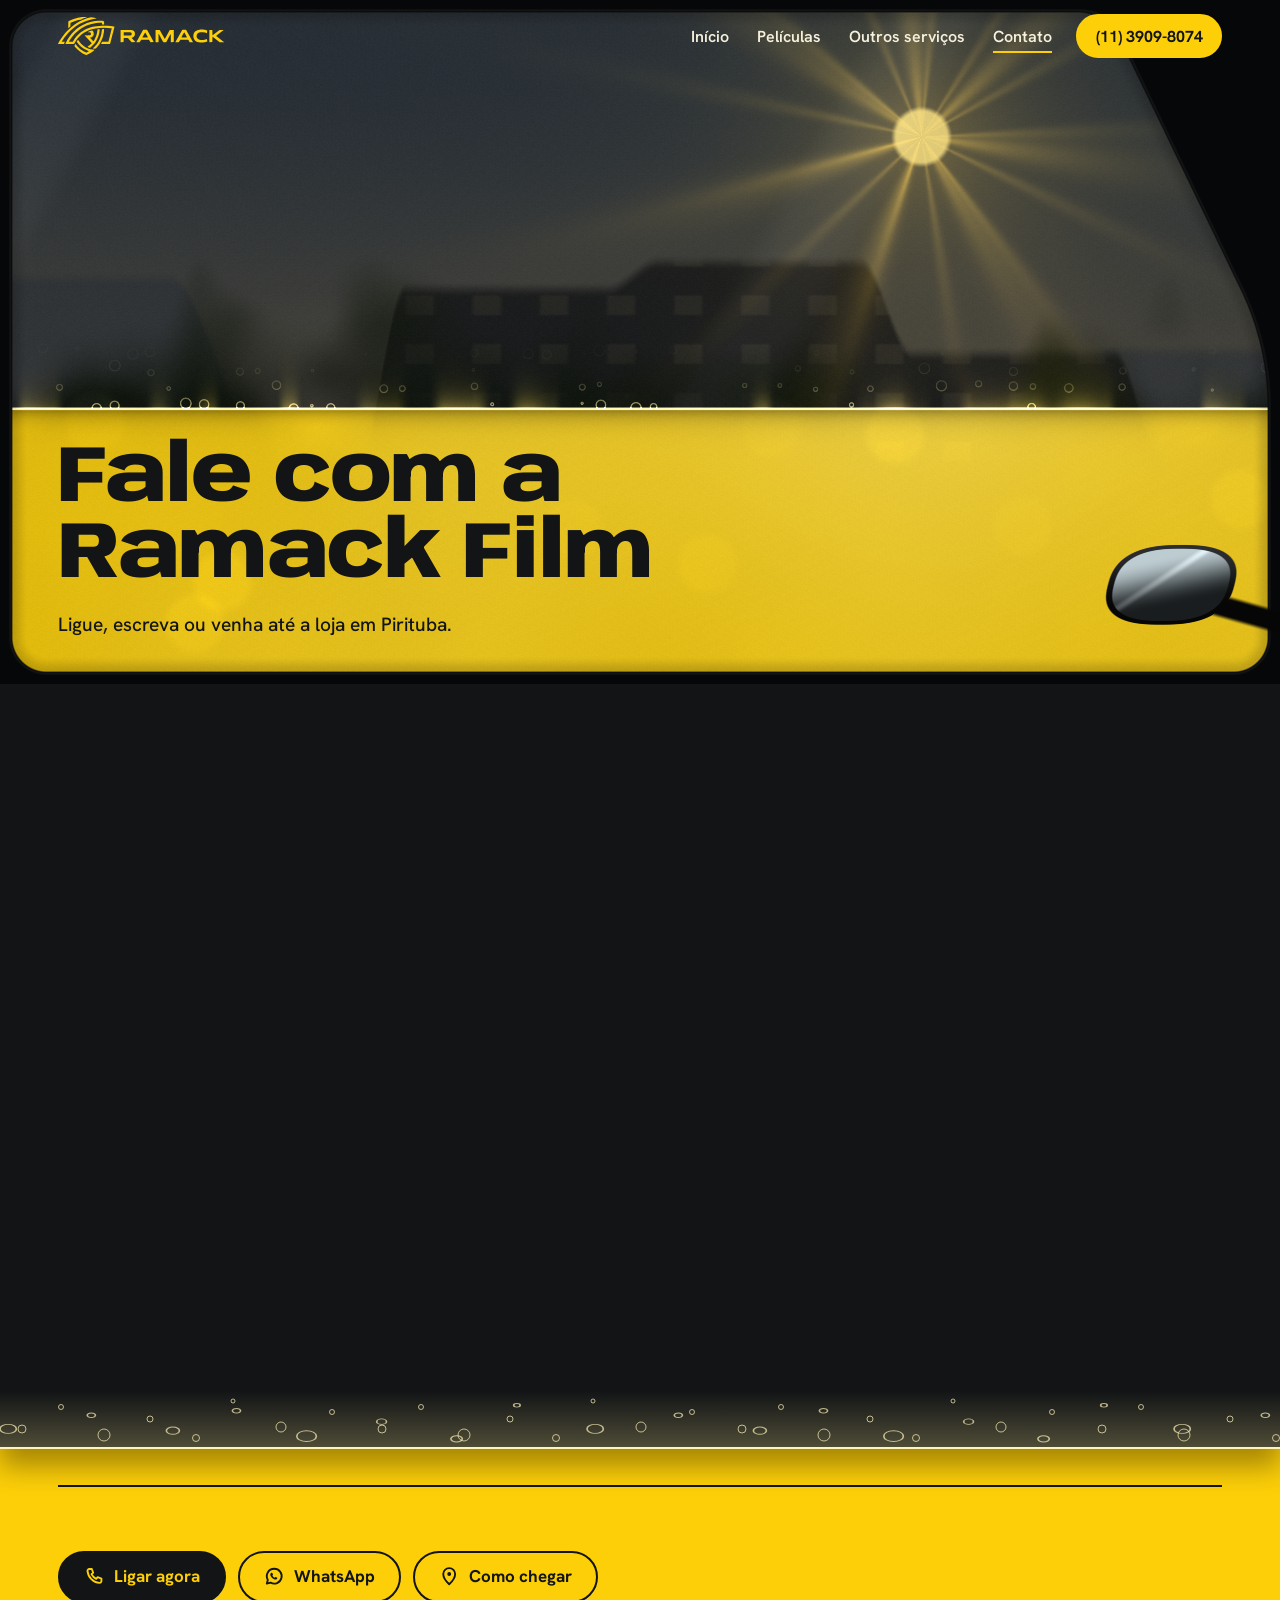
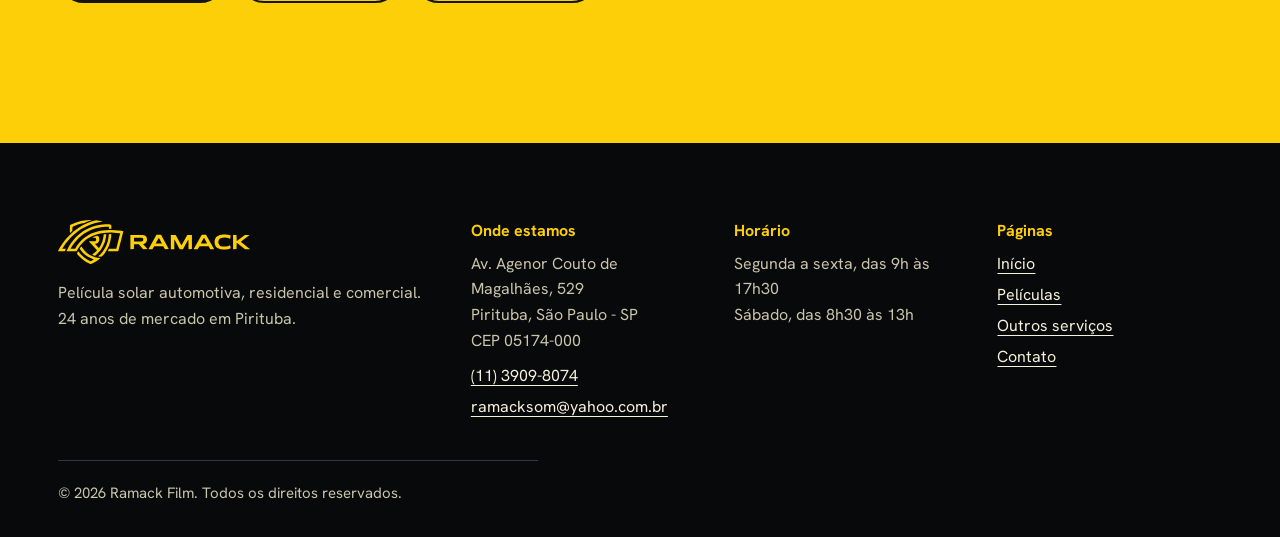
<file: contato.html>
<!doctype html>
<html lang="pt-BR">
<head>
<meta charset="utf-8">
<meta name="viewport" content="width=device-width, initial-scale=1">
<title>Contato e endereço | Ramack Film, Pirituba São Paulo</title>
<meta name="description" content="Telefone, e-mail, horário e endereço da Ramack Film: Av. Agenor Couto de Magalhães, 529, Pirituba, São Paulo.">
<meta name="theme-color" content="#121416">
<meta property="og:title" content="Contato e endereço | Ramack Film, Pirituba São Paulo">
<meta property="og:description" content="Telefone, e-mail, horário e endereço da Ramack Film: Av. Agenor Couto de Magalhães, 529, Pirituba, São Paulo.">
<meta property="og:type" content="website">
<meta property="og:locale" content="pt_BR">
<link rel="icon" type="image/svg+xml" href="assets/mark.svg">
<link rel="preconnect" href="https://fonts.googleapis.com">
<link rel="preconnect" href="https://fonts.gstatic.com" crossorigin>
<link rel="stylesheet" href="https://fonts.googleapis.com/css2?family=Anybody:wdth,wght@50..150,100..900&amp;family=Hanken+Grotesk:wght@400..700&amp;display=swap">
<link rel="stylesheet" href="assets/styles.css">
<script type="application/ld+json">{"@context":"https://schema.org","@type":"AutomotiveBusiness","name":"Ramack Film","description":"Aplicação de película solar automotiva, residencial e comercial em Pirituba, São Paulo.","telephone":"+55 11 3909-8074","email":"ramacksom@yahoo.com.br","address":{"@type":"PostalAddress","streetAddress":"Av. Agenor Couto de Magalhães, 529","addressLocality":"São Paulo","addressRegion":"SP","postalCode":"05174-000","addressCountry":"BR"},"openingHoursSpecification":[{"@type":"OpeningHoursSpecification","dayOfWeek":["Monday","Tuesday","Wednesday","Thursday","Friday"],"opens":"09:00","closes":"17:30"},{"@type":"OpeningHoursSpecification","dayOfWeek":"Saturday","opens":"08:30","closes":"13:00"}]}</script>
</head>
<body>
<svg width="0" height="0" style="position:absolute" aria-hidden="true">
  <symbol id="i-tel" viewBox="0 0 24 24"><path fill="none" stroke="currentColor" stroke-width="2.2" stroke-linejoin="round" d="M6.2 3.5h3l1.6 4.4-2 1.7a12.6 12.6 0 0 0 5.6 5.6l1.7-2 4.4 1.6v3c0 1.2-1 2.2-2.2 2.1C10.900 19.300 4.700 13.100 4.100 5.700 4 4.500 5 3.500 6.200 3.500Z"/></symbol>
  <symbol id="i-wa" viewBox="0 0 24 24"><path fill="none" stroke="currentColor" stroke-width="2.2" stroke-linejoin="round" d="M12 3.300a8.700 8.700 0 0 0-7.500 13.100L3.300 20.700l4.400-1.200A8.700 8.700 0 1 0 12 3.300Z"/><path fill="currentColor" d="M9.100 7.800c-.3 0-.8.100-1.100.6-.4.600-.8 1.400-.5 2.500.5 1.900 2.700 4.300 5 5 1.200.3 2 0 2.600-.5.400-.300.600-.9.600-1.300 0-.300-1.700-1.200-2-1.200-.3 0-.8.800-1.100.9-.5.100-2.400-1.500-2.700-2.300-.1-.3.700-.9.700-1.200.100-.3-.6-2.400-1.500-2.500Z"/></symbol>
  <symbol id="i-seta" viewBox="0 0 24 24"><path fill="none" stroke="currentColor" stroke-width="2.4" stroke-linecap="square" d="M4 12h15M13 6l6 6-6 6"/></symbol>
  <symbol id="i-pin" viewBox="0 0 24 24"><path fill="none" stroke="currentColor" stroke-width="2.2" stroke-linejoin="round" d="M12 21.500s7-6.300 7-12a7 7 0 1 0-14 0c0 5.700 7 12 7 12Z"/><circle cx="12" cy="9.500" r="2.300" fill="currentColor"/></symbol>
</svg>
<a class="pular" href="#conteudo">Ir para o conteúdo</a>
<header class="nav">
  <a class="nav__marca" href="index.html" aria-label="Ramack Film, página inicial"><img src="assets/logo.svg" alt="Ramack Film" width="184" height="42"></a>
  <button class="nav__menu" type="button" aria-expanded="false">Menu</button>
  <ul class="nav__links">
    <li><a href="index.html">Início</a></li>
    <li><a href="peliculas.html">Películas</a></li>
    <li><a href="servicos.html">Outros serviços</a></li>
    <li><a href="contato.html" aria-current="page">Contato</a></li>
  </ul>
  <a class="btn btn--sol nav__tel" href="tel:+551139098074">(11) 3909-8074</a>
</header>
<main id="conteudo">
<section class="heroi heroi--pagina" data-borda=".55" aria-labelledby="titulo">
  <div class="heroi__fixo">
    <div class="vidro">
      <canvas aria-hidden="true"></canvas>
      <div class="camada camada--sol">
        <h1 class="h1" id="titulo">Fale com a Ramack Film</h1>
        <p class="lide">Ligue, escreva ou venha até a loja em Pirituba.</p>
      </div>
      <div class="camada camada--filme" aria-hidden="true">
        <p class="h1">Fale com a Ramack Film</p>
        <p class="lide">Ligue, escreva ou venha até a loja em Pirituba.</p>
      </div>
    </div>
  </div>
</section>

<section class="secao sol filme-sai" style="display:grid;gap:clamp(2rem,5vw,4rem)">
  <div class="contatos">
    <div><h2>Telefone</h2><a href="tel:+551139098074">(11) 3909-8074</a></div>
    <div><h2>E-mail</h2><a href="mailto:ramacksom@yahoo.com.br">ramacksom@yahoo.com.br</a></div>
    <div>
      <h2>Horário</h2>
      <div>
        <table class="horas">
          <tr data-dias="1,2,3,4,5"><th scope="row">Segunda a sexta</th><td>9h às 17h30</td></tr>
          <tr data-dias="6"><th scope="row">Sábado</th><td>8h30 às 13h</td></tr>
        </table>
        <p class="status" data-status style="margin-top:.7rem"></p>
      </div>
    </div>
    <div>
      <h2>Endereço</h2>
      <p class="grande">Av. Agenor Couto de Magalhães, 529<small>Pirituba, São Paulo - SP, CEP 05174-000<br>Na avenida do Centro Esportivo de Pirituba.</small></p>
    </div>
  </div>
  <div class="btns">
    <a class="btn btn--tinta" href="tel:+551139098074"><svg aria-hidden="true"><use href="#i-tel"/></svg>Ligar agora</a>
    <a class="btn btn--linha" href="https://wa.me/551139098074?text=Ol%C3%A1!%20Vi%20o%20site%20da%20Ramack%20Film%20e%20quero%20um%20or%C3%A7amento%20de%20pel%C3%ADcula."><svg aria-hidden="true"><use href="#i-wa"/></svg>WhatsApp</a>
    <a class="btn btn--linha" href="https://www.google.com/maps/search/?api=1&amp;query=Av.+Agenor+Couto+de+Magalh%C3%A3es+529+S%C3%A3o+Paulo" rel="noopener"><svg aria-hidden="true"><use href="#i-pin"/></svg>Como chegar</a>
  </div>
</section>
</main>
<footer class="rodape">
  <div>
    <img src="assets/logo.svg" alt="Ramack Film" width="192" height="44" loading="lazy">
    <p>Película solar automotiva, residencial e comercial. 24 anos de mercado em Pirituba.</p>
  </div>
  <div>
    <h2>Onde estamos</h2>
    <p>Av. Agenor Couto de Magalhães, 529<br>Pirituba, São Paulo - SP<br>CEP 05174-000</p>
    <ul style="margin-top:.6rem">
      <li><a href="tel:+551139098074">(11) 3909-8074</a></li>
      <li><a href="mailto:ramacksom@yahoo.com.br">ramacksom@yahoo.com.br</a></li>
    </ul>
  </div>
  <div>
    <h2>Horário</h2>
    <p>Segunda a sexta, das 9h às 17h30<br>Sábado, das 8h30 às 13h</p>
  </div>
  <nav aria-label="Páginas">
    <h2>Páginas</h2>
    <ul>
      <li><a href="index.html">Início</a></li>
      <li><a href="peliculas.html">Películas</a></li>
      <li><a href="servicos.html">Outros serviços</a></li>
      <li><a href="contato.html">Contato</a></li>
    </ul>
  </nav>
  <p class="rodape__fim">© 2026 Ramack Film. Todos os direitos reservados.</p>
</footer>
<div class="barra">
  <a class="btn btn--sol" href="tel:+551139098074"><svg aria-hidden="true"><use href="#i-tel"/></svg>Ligar</a>
  <a class="btn btn--linha" href="https://wa.me/551139098074?text=Ol%C3%A1!%20Vi%20o%20site%20da%20Ramack%20Film%20e%20quero%20um%20or%C3%A7amento%20de%20pel%C3%ADcula."><svg aria-hidden="true"><use href="#i-wa"/></svg>WhatsApp</a>
</div>
<script src="assets/site.js" defer></script>
</body>
</html>
</file>
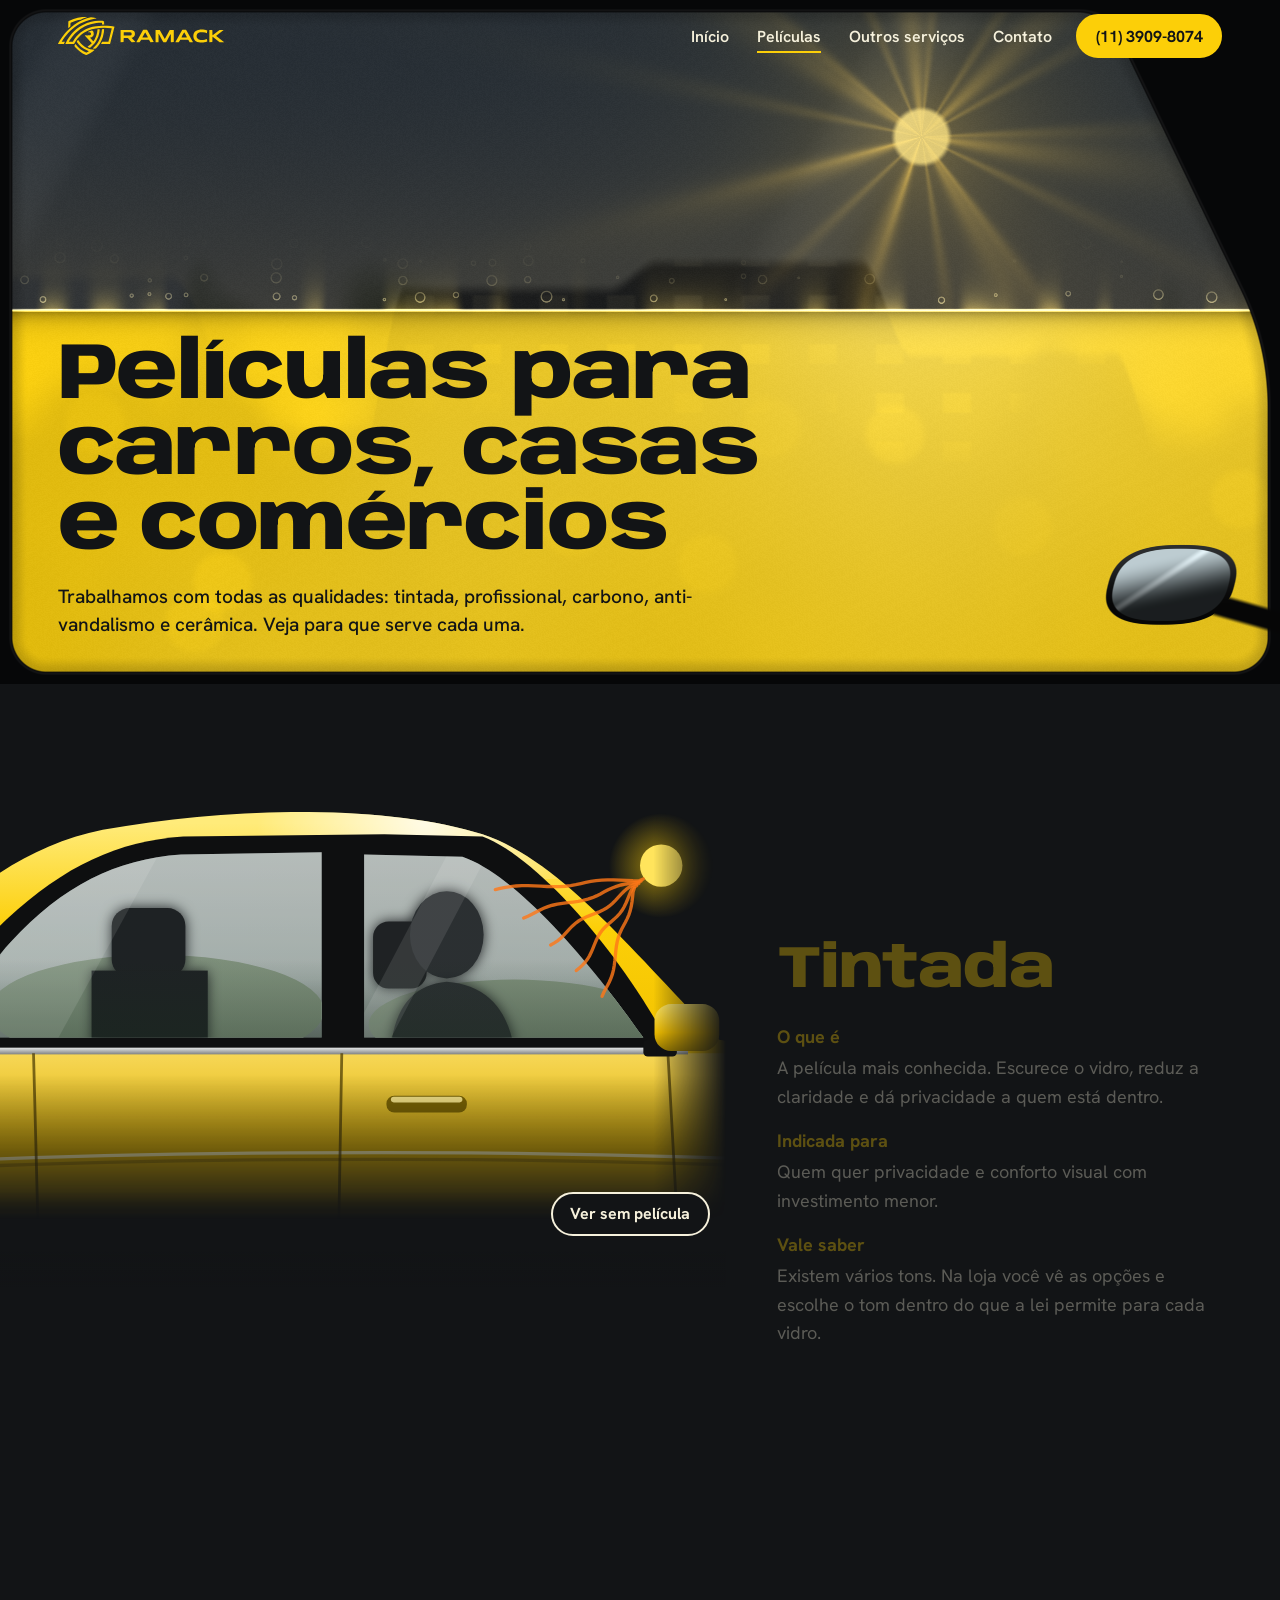
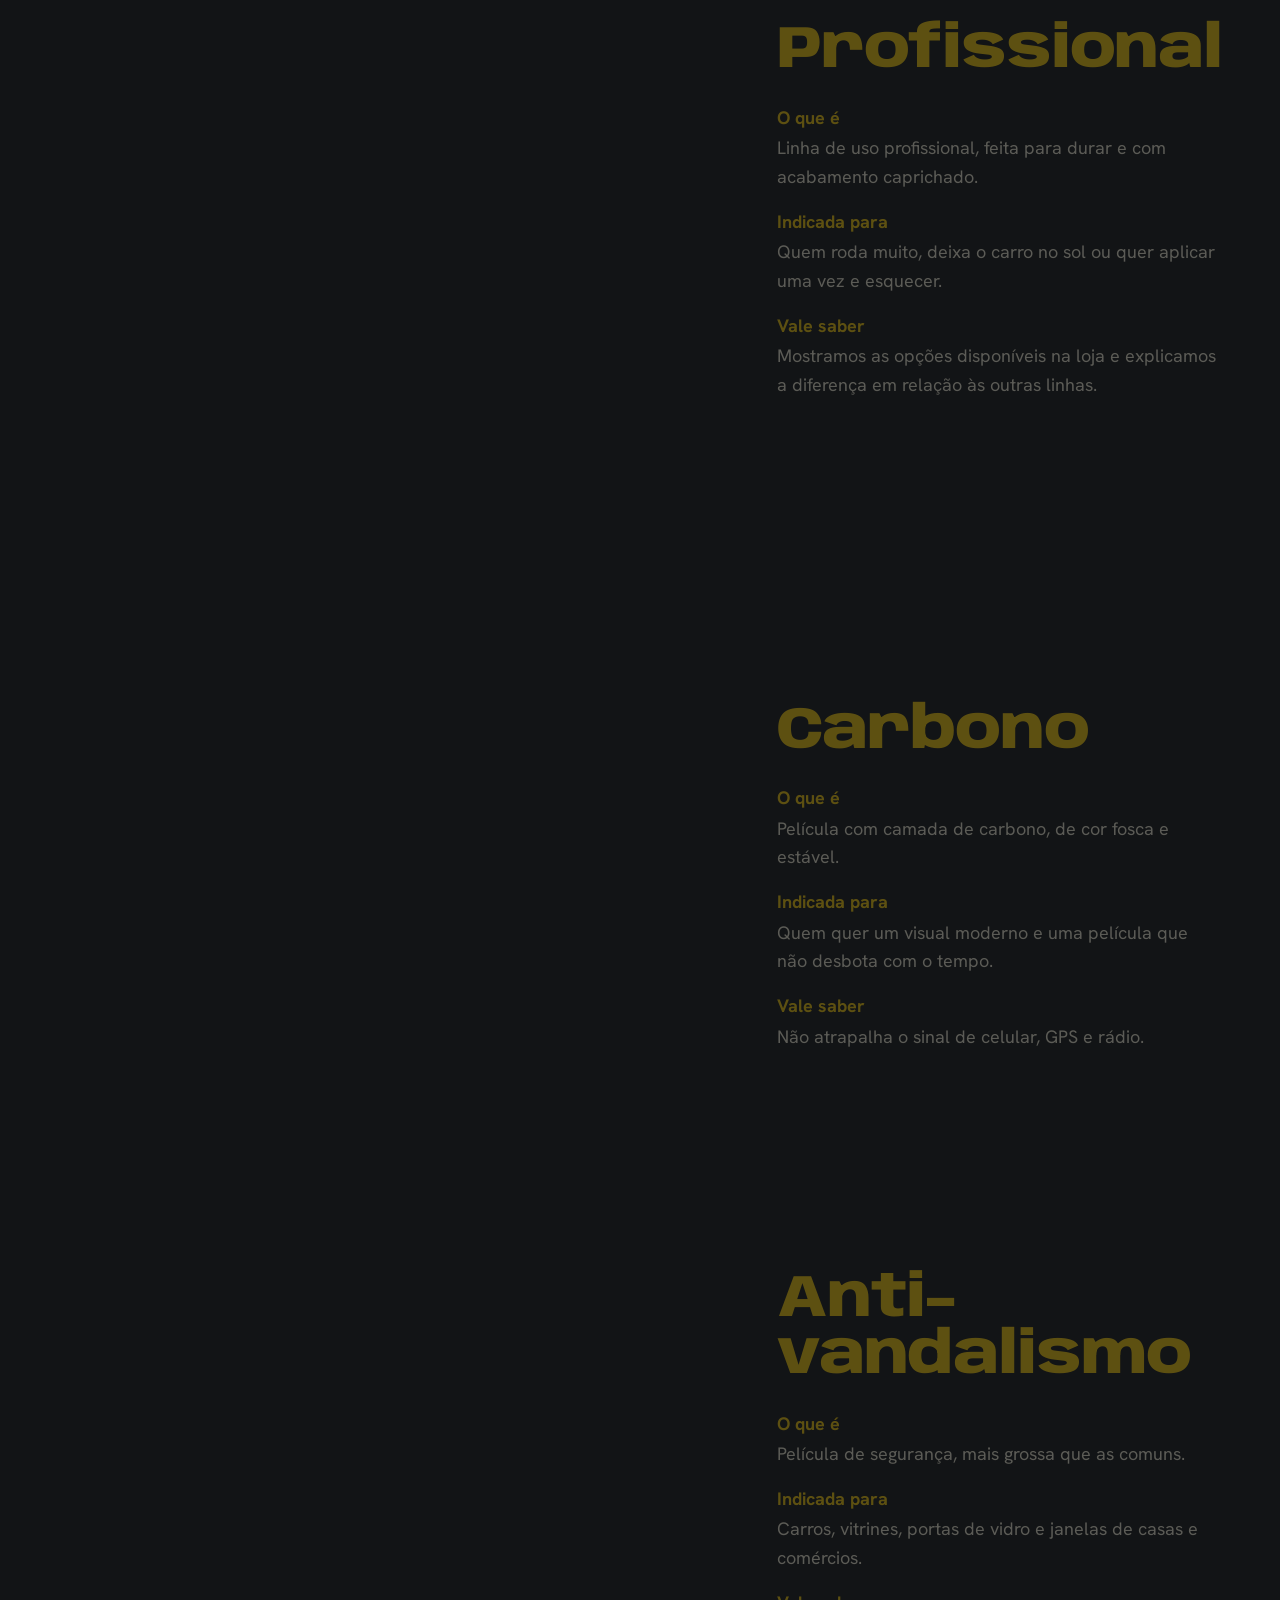
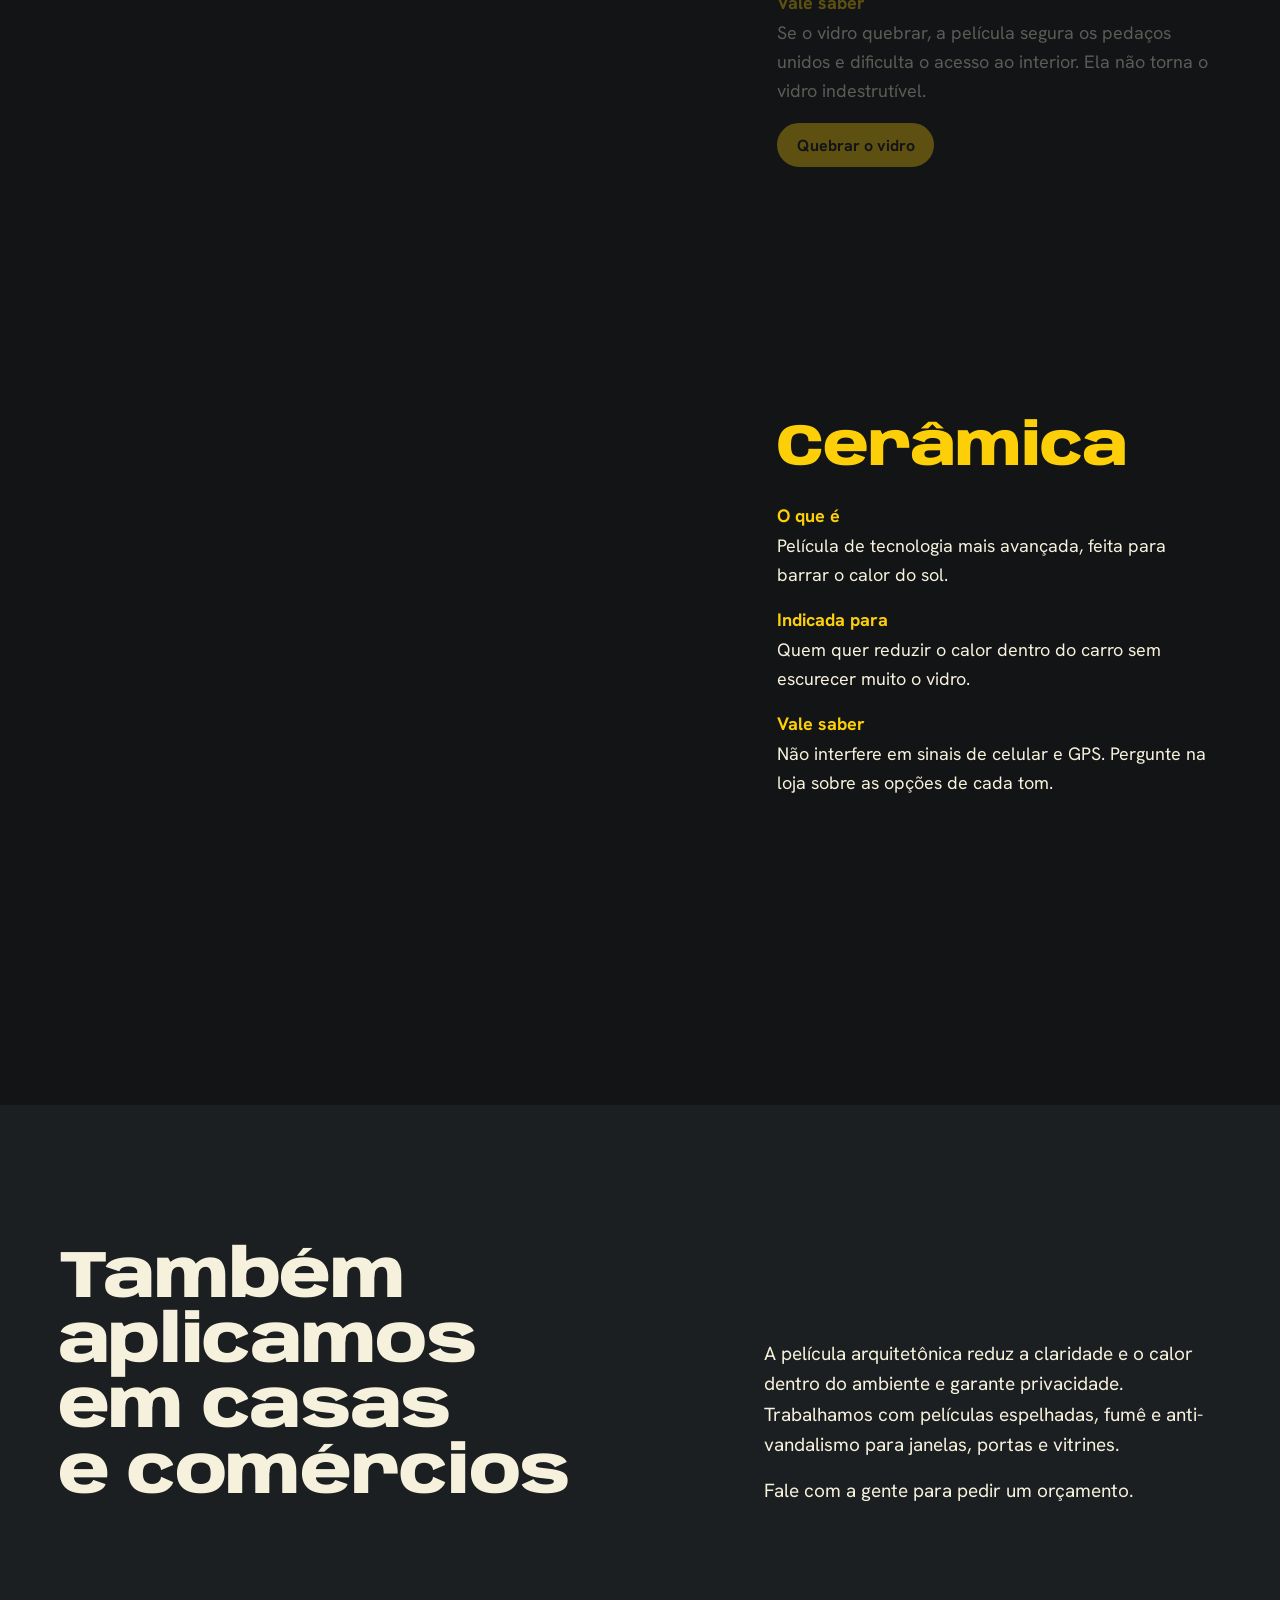
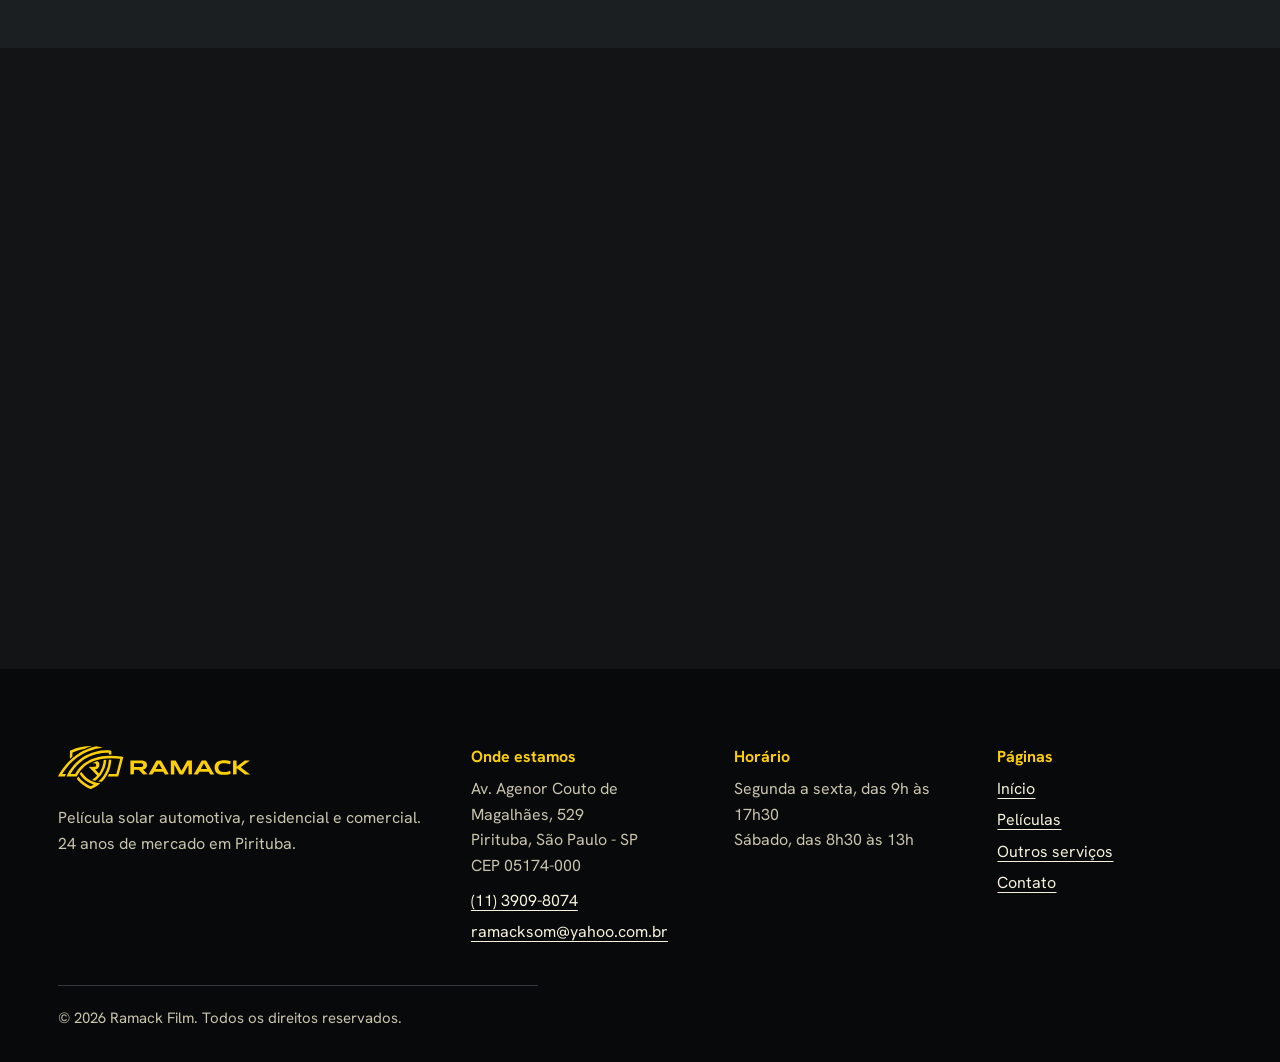
<file: peliculas.html>
<!doctype html>
<html lang="pt-BR">
<head>
<meta charset="utf-8">
<meta name="viewport" content="width=device-width, initial-scale=1">
<title>Películas: tintada, profissional, carbono, anti-vandalismo e cerâmica | Ramack Film</title>
<meta name="description" content="Veja para que serve cada película: tintada, profissional, carbono, anti-vandalismo e cerâmica, para carros, casas e comércios em Pirituba, São Paulo.">
<meta name="theme-color" content="#121416">
<meta property="og:title" content="Películas: tintada, profissional, carbono, anti-vandalismo e cerâmica | Ramack Film">
<meta property="og:description" content="Veja para que serve cada película: tintada, profissional, carbono, anti-vandalismo e cerâmica, para carros, casas e comércios em Pirituba, São Paulo.">
<meta property="og:type" content="website">
<meta property="og:locale" content="pt_BR">
<link rel="icon" type="image/svg+xml" href="assets/mark.svg">
<link rel="preconnect" href="https://fonts.googleapis.com">
<link rel="preconnect" href="https://fonts.gstatic.com" crossorigin>
<link rel="stylesheet" href="https://fonts.googleapis.com/css2?family=Anybody:wdth,wght@50..150,100..900&amp;family=Hanken+Grotesk:wght@400..700&amp;display=swap">
<link rel="stylesheet" href="assets/styles.css">
<script type="application/ld+json">{"@context":"https://schema.org","@type":"AutomotiveBusiness","name":"Ramack Film","description":"Aplicação de película solar automotiva, residencial e comercial em Pirituba, São Paulo.","telephone":"+55 11 3909-8074","email":"ramacksom@yahoo.com.br","address":{"@type":"PostalAddress","streetAddress":"Av. Agenor Couto de Magalhães, 529","addressLocality":"São Paulo","addressRegion":"SP","postalCode":"05174-000","addressCountry":"BR"},"openingHoursSpecification":[{"@type":"OpeningHoursSpecification","dayOfWeek":["Monday","Tuesday","Wednesday","Thursday","Friday"],"opens":"09:00","closes":"17:30"},{"@type":"OpeningHoursSpecification","dayOfWeek":"Saturday","opens":"08:30","closes":"13:00"}]}</script>
</head>
<body>
<svg width="0" height="0" style="position:absolute" aria-hidden="true">
  <symbol id="i-tel" viewBox="0 0 24 24"><path fill="none" stroke="currentColor" stroke-width="2.2" stroke-linejoin="round" d="M6.2 3.5h3l1.6 4.4-2 1.7a12.6 12.6 0 0 0 5.6 5.6l1.7-2 4.4 1.6v3c0 1.2-1 2.2-2.2 2.1C10.900 19.300 4.700 13.100 4.100 5.700 4 4.500 5 3.500 6.200 3.500Z"/></symbol>
  <symbol id="i-wa" viewBox="0 0 24 24"><path fill="none" stroke="currentColor" stroke-width="2.2" stroke-linejoin="round" d="M12 3.300a8.700 8.700 0 0 0-7.500 13.100L3.300 20.700l4.400-1.200A8.700 8.700 0 1 0 12 3.300Z"/><path fill="currentColor" d="M9.100 7.800c-.3 0-.8.100-1.100.6-.4.600-.8 1.400-.5 2.500.5 1.900 2.700 4.300 5 5 1.200.3 2 0 2.600-.5.400-.300.600-.9.600-1.300 0-.300-1.700-1.200-2-1.200-.3 0-.8.800-1.100.9-.5.100-2.400-1.500-2.700-2.300-.1-.3.700-.9.700-1.200.100-.3-.6-2.400-1.500-2.500Z"/></symbol>
  <symbol id="i-seta" viewBox="0 0 24 24"><path fill="none" stroke="currentColor" stroke-width="2.4" stroke-linecap="square" d="M4 12h15M13 6l6 6-6 6"/></symbol>
  <symbol id="i-pin" viewBox="0 0 24 24"><path fill="none" stroke="currentColor" stroke-width="2.2" stroke-linejoin="round" d="M12 21.500s7-6.300 7-12a7 7 0 1 0-14 0c0 5.700 7 12 7 12Z"/><circle cx="12" cy="9.500" r="2.300" fill="currentColor"/></symbol>
</svg>
<a class="pular" href="#conteudo">Ir para o conteúdo</a>
<header class="nav">
  <a class="nav__marca" href="index.html" aria-label="Ramack Film, página inicial"><img src="assets/logo.svg" alt="Ramack Film" width="184" height="42"></a>
  <button class="nav__menu" type="button" aria-expanded="false">Menu</button>
  <ul class="nav__links">
    <li><a href="index.html">Início</a></li>
    <li><a href="peliculas.html" aria-current="page">Películas</a></li>
    <li><a href="servicos.html">Outros serviços</a></li>
    <li><a href="contato.html">Contato</a></li>
  </ul>
  <a class="btn btn--sol nav__tel" href="tel:+551139098074">(11) 3909-8074</a>
</header>
<main id="conteudo">
<section class="heroi heroi--pagina" data-borda=".58" aria-labelledby="titulo">
  <div class="heroi__fixo">
    <div class="vidro">
      <canvas aria-hidden="true"></canvas>
      <div class="camada camada--sol">
        <h1 class="h1" id="titulo">Películas para carros, casas e comércios</h1>
        <p class="lide">Trabalhamos com todas as qualidades: tintada, profissional, carbono, anti-vandalismo e cerâmica. Veja para que serve cada uma.</p>
      </div>
      <div class="camada camada--filme" aria-hidden="true">
        <p class="h1">Películas para carros, casas e comércios</p>
        <p class="lide">Trabalhamos com todas as qualidades: tintada, profissional, carbono, anti-vandalismo e cerâmica. Veja para que serve cada uma.</p>
      </div>
    </div>
  </div>
</section>

<section class="linhas" aria-labelledby="cinco"><h2 class="so-leitor" id="cinco">As cinco linhas de película</h2>
  <div class="palco">
    <div class="palco__carro">
      <canvas id="carro" width="1000" height="620" role="img" aria-label="Carro amarelo visto de lado, com a película escolhida aplicada nos vidros"></canvas>
      <div class="palco__ctrl">
        <span class="palco__nome" id="palco-nome" aria-live="polite">Tintada</span>
        <button class="btn btn--linha" id="comparar" type="button" aria-pressed="false">Ver sem película</button>
      </div>
    </div>
    <div class="fita">
      <article data-filme="tintada" id="tintada">
        <h3>Tintada</h3>
        <dl>
          <div><dt>O que é</dt><dd>A película mais conhecida. Escurece o vidro, reduz a claridade e dá privacidade a quem está dentro.</dd></div>
          <div><dt>Indicada para</dt><dd>Quem quer privacidade e conforto visual com investimento menor.</dd></div>
          <div><dt>Vale saber</dt><dd>Existem vários tons. Na loja você vê as opções e escolhe o tom dentro do que a lei permite para cada vidro.</dd></div>
        </dl>
      </article>
      <article data-filme="profissional" id="profissional">
        <h3>Profissional</h3>
        <dl>
          <div><dt>O que é</dt><dd>Linha de uso profissional, feita para durar e com acabamento caprichado.</dd></div>
          <div><dt>Indicada para</dt><dd>Quem roda muito, deixa o carro no sol ou quer aplicar uma vez e esquecer.</dd></div>
          <div><dt>Vale saber</dt><dd>Mostramos as opções disponíveis na loja e explicamos a diferença em relação às outras linhas.</dd></div>
        </dl>
      </article>
      <article data-filme="carbono" id="carbono">
        <h3>Carbono</h3>
        <dl>
          <div><dt>O que é</dt><dd>Película com camada de carbono, de cor fosca e estável.</dd></div>
          <div><dt>Indicada para</dt><dd>Quem quer um visual moderno e uma película que não desbota com o tempo.</dd></div>
          <div><dt>Vale saber</dt><dd>Não atrapalha o sinal de celular, GPS e rádio.</dd></div>
        </dl>
      </article>
      <article data-filme="antivandalismo" id="anti-vandalismo">
        <h3>Anti-vandalismo</h3>
        <dl>
          <div><dt>O que é</dt><dd>Película de segurança, mais grossa que as comuns.</dd></div>
          <div><dt>Indicada para</dt><dd>Carros, vitrines, portas de vidro e janelas de casas e comércios.</dd></div>
          <div><dt>Vale saber</dt><dd>Se o vidro quebrar, a película segura os pedaços unidos e dificulta o acesso ao interior. Ela não torna o vidro indestrutível.</dd></div>
        </dl>
        <div class="acoes"><button class="btn btn--sol" id="quebrar" type="button">Quebrar o vidro</button></div>
        <p class="aviso" id="aviso-vidro" aria-live="polite"></p>
      </article>
      <article data-filme="ceramica" id="ceramica">
        <h3>Cerâmica</h3>
        <dl>
          <div><dt>O que é</dt><dd>Película de tecnologia mais avançada, feita para barrar o calor do sol.</dd></div>
          <div><dt>Indicada para</dt><dd>Quem quer reduzir o calor dentro do carro sem escurecer muito o vidro.</dd></div>
          <div><dt>Vale saber</dt><dd>Não interfere em sinais de celular e GPS. Pergunte na loja sobre as opções de cada tom.</dd></div>
        </dl>
      </article>
    </div>
  </div>
  <div class="linhas__fim"></div>
</section>

<section class="secao arq">
  <h2>Também aplicamos em casas e comércios</h2>
  <div class="arq__texto">
    <p>A película arquitetônica reduz a claridade e o calor dentro do ambiente e garante privacidade. Trabalhamos com películas espelhadas, fumê e anti-vandalismo para janelas, portas e vitrines.</p>
    <p>Fale com a gente para pedir um orçamento.</p>
  </div>
</section>

<section class="secao sol filme-sai fecho">
  <h2>Não sabe qual película escolher?</h2>
  <p>Ligue ou venha até a loja. Nosso atendimento é consultivo: a gente entende o que incomoda você e indica a película certa.</p>
  <div class="btns">
    <a class="btn btn--tinta" href="tel:+551139098074"><svg aria-hidden="true"><use href="#i-tel"/></svg>Ligar (11) 3909-8074</a>
    <a class="btn btn--linha" href="https://wa.me/551139098074?text=Ol%C3%A1!%20Vi%20o%20site%20da%20Ramack%20Film%20e%20quero%20um%20or%C3%A7amento%20de%20pel%C3%ADcula."><svg aria-hidden="true"><use href="#i-wa"/></svg>WhatsApp</a>
    <a class="btn btn--linha" href="contato.html"><svg aria-hidden="true"><use href="#i-pin"/></svg>Ver endereço e horário</a>
  </div>
</section>
</main>
<footer class="rodape">
  <div>
    <img src="assets/logo.svg" alt="Ramack Film" width="192" height="44" loading="lazy">
    <p>Película solar automotiva, residencial e comercial. 24 anos de mercado em Pirituba.</p>
  </div>
  <div>
    <h2>Onde estamos</h2>
    <p>Av. Agenor Couto de Magalhães, 529<br>Pirituba, São Paulo - SP<br>CEP 05174-000</p>
    <ul style="margin-top:.6rem">
      <li><a href="tel:+551139098074">(11) 3909-8074</a></li>
      <li><a href="mailto:ramacksom@yahoo.com.br">ramacksom@yahoo.com.br</a></li>
    </ul>
  </div>
  <div>
    <h2>Horário</h2>
    <p>Segunda a sexta, das 9h às 17h30<br>Sábado, das 8h30 às 13h</p>
  </div>
  <nav aria-label="Páginas">
    <h2>Páginas</h2>
    <ul>
      <li><a href="index.html">Início</a></li>
      <li><a href="peliculas.html">Películas</a></li>
      <li><a href="servicos.html">Outros serviços</a></li>
      <li><a href="contato.html">Contato</a></li>
    </ul>
  </nav>
  <p class="rodape__fim">© 2026 Ramack Film. Todos os direitos reservados.</p>
</footer>
<div class="barra">
  <a class="btn btn--sol" href="tel:+551139098074"><svg aria-hidden="true"><use href="#i-tel"/></svg>Ligar</a>
  <a class="btn btn--linha" href="https://wa.me/551139098074?text=Ol%C3%A1!%20Vi%20o%20site%20da%20Ramack%20Film%20e%20quero%20um%20or%C3%A7amento%20de%20pel%C3%ADcula."><svg aria-hidden="true"><use href="#i-wa"/></svg>WhatsApp</a>
</div>
<script src="assets/site.js" defer></script>
</body>
</html>
</file>
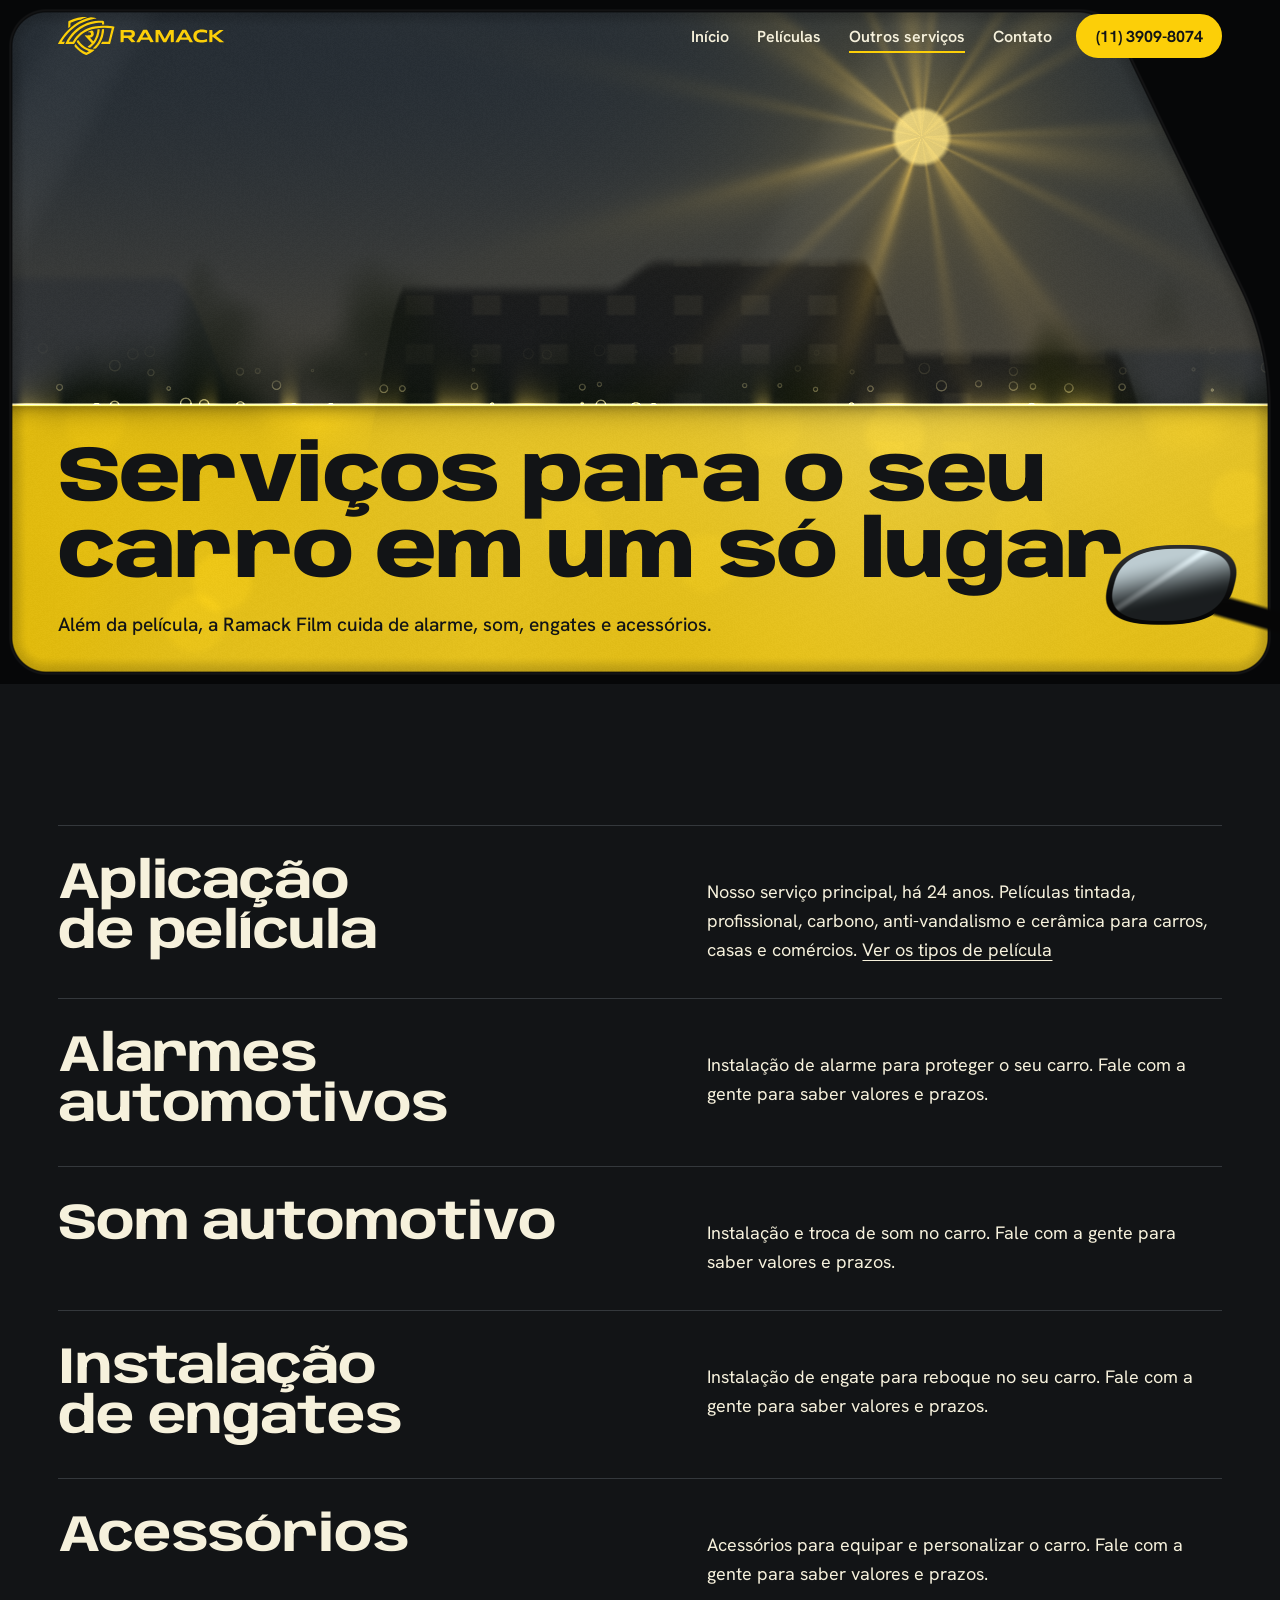
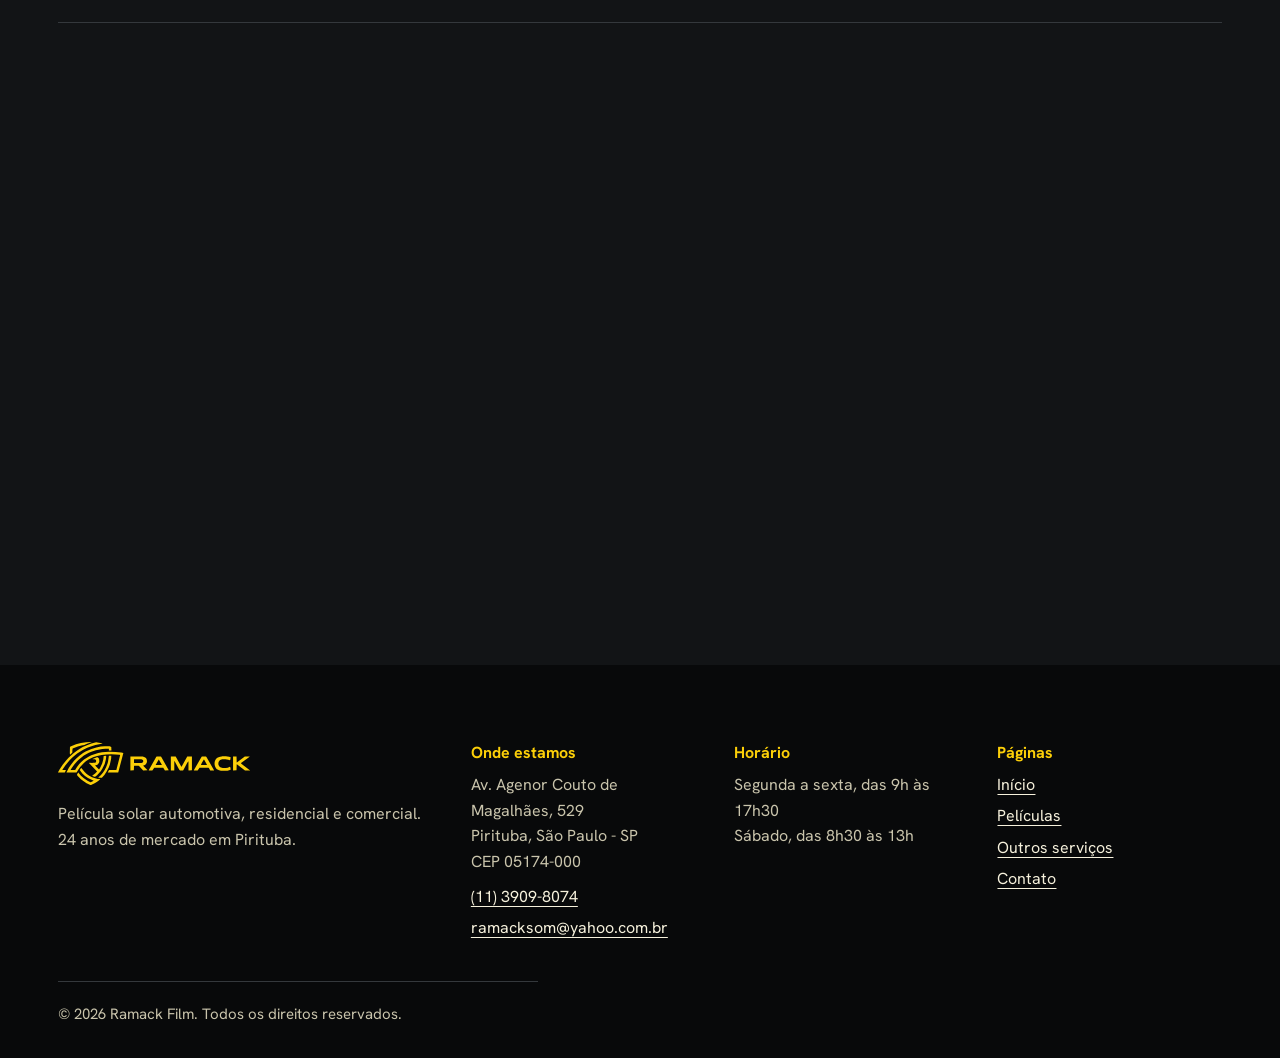
<file: servicos.html>
<!doctype html>
<html lang="pt-BR">
<head>
<meta charset="utf-8">
<meta name="viewport" content="width=device-width, initial-scale=1">
<title>Serviços: alarmes, som, engates e acessórios | Ramack Film</title>
<meta name="description" content="Além da película, a Ramack Film cuida de alarme, som, engates e acessórios para o seu carro em Pirituba, São Paulo.">
<meta name="theme-color" content="#121416">
<meta property="og:title" content="Serviços: alarmes, som, engates e acessórios | Ramack Film">
<meta property="og:description" content="Além da película, a Ramack Film cuida de alarme, som, engates e acessórios para o seu carro em Pirituba, São Paulo.">
<meta property="og:type" content="website">
<meta property="og:locale" content="pt_BR">
<link rel="icon" type="image/svg+xml" href="assets/mark.svg">
<link rel="preconnect" href="https://fonts.googleapis.com">
<link rel="preconnect" href="https://fonts.gstatic.com" crossorigin>
<link rel="stylesheet" href="https://fonts.googleapis.com/css2?family=Anybody:wdth,wght@50..150,100..900&amp;family=Hanken+Grotesk:wght@400..700&amp;display=swap">
<link rel="stylesheet" href="assets/styles.css">
<script type="application/ld+json">{"@context":"https://schema.org","@type":"AutomotiveBusiness","name":"Ramack Film","description":"Aplicação de película solar automotiva, residencial e comercial em Pirituba, São Paulo.","telephone":"+55 11 3909-8074","email":"ramacksom@yahoo.com.br","address":{"@type":"PostalAddress","streetAddress":"Av. Agenor Couto de Magalhães, 529","addressLocality":"São Paulo","addressRegion":"SP","postalCode":"05174-000","addressCountry":"BR"},"openingHoursSpecification":[{"@type":"OpeningHoursSpecification","dayOfWeek":["Monday","Tuesday","Wednesday","Thursday","Friday"],"opens":"09:00","closes":"17:30"},{"@type":"OpeningHoursSpecification","dayOfWeek":"Saturday","opens":"08:30","closes":"13:00"}]}</script>
</head>
<body>
<svg width="0" height="0" style="position:absolute" aria-hidden="true">
  <symbol id="i-tel" viewBox="0 0 24 24"><path fill="none" stroke="currentColor" stroke-width="2.2" stroke-linejoin="round" d="M6.2 3.5h3l1.6 4.4-2 1.7a12.6 12.6 0 0 0 5.6 5.6l1.7-2 4.4 1.6v3c0 1.2-1 2.2-2.2 2.1C10.900 19.300 4.700 13.100 4.100 5.700 4 4.500 5 3.500 6.200 3.500Z"/></symbol>
  <symbol id="i-wa" viewBox="0 0 24 24"><path fill="none" stroke="currentColor" stroke-width="2.2" stroke-linejoin="round" d="M12 3.300a8.700 8.700 0 0 0-7.500 13.100L3.300 20.700l4.400-1.200A8.700 8.700 0 1 0 12 3.300Z"/><path fill="currentColor" d="M9.100 7.800c-.3 0-.8.100-1.100.6-.4.600-.8 1.400-.5 2.500.5 1.900 2.700 4.300 5 5 1.200.3 2 0 2.600-.5.400-.300.600-.9.600-1.300 0-.300-1.700-1.200-2-1.200-.3 0-.8.800-1.100.9-.5.100-2.400-1.500-2.700-2.300-.1-.3.700-.9.700-1.200.100-.3-.6-2.400-1.500-2.500Z"/></symbol>
  <symbol id="i-seta" viewBox="0 0 24 24"><path fill="none" stroke="currentColor" stroke-width="2.4" stroke-linecap="square" d="M4 12h15M13 6l6 6-6 6"/></symbol>
  <symbol id="i-pin" viewBox="0 0 24 24"><path fill="none" stroke="currentColor" stroke-width="2.2" stroke-linejoin="round" d="M12 21.500s7-6.300 7-12a7 7 0 1 0-14 0c0 5.700 7 12 7 12Z"/><circle cx="12" cy="9.500" r="2.300" fill="currentColor"/></symbol>
</svg>
<a class="pular" href="#conteudo">Ir para o conteúdo</a>
<header class="nav">
  <a class="nav__marca" href="index.html" aria-label="Ramack Film, página inicial"><img src="assets/logo.svg" alt="Ramack Film" width="184" height="42"></a>
  <button class="nav__menu" type="button" aria-expanded="false">Menu</button>
  <ul class="nav__links">
    <li><a href="index.html">Início</a></li>
    <li><a href="peliculas.html">Películas</a></li>
    <li><a href="servicos.html" aria-current="page">Outros serviços</a></li>
    <li><a href="contato.html">Contato</a></li>
  </ul>
  <a class="btn btn--sol nav__tel" href="tel:+551139098074">(11) 3909-8074</a>
</header>
<main id="conteudo">
<section class="heroi heroi--pagina" data-borda=".62" aria-labelledby="titulo">
  <div class="heroi__fixo">
    <div class="vidro">
      <canvas aria-hidden="true"></canvas>
      <div class="camada camada--sol">
        <h1 class="h1" id="titulo">Serviços para o seu carro em um só lugar</h1>
        <p class="lide">Além da película, a Ramack Film cuida de alarme, som, engates e acessórios.</p>
      </div>
      <div class="camada camada--filme" aria-hidden="true">
        <p class="h1">Serviços para o seu carro em um só lugar</p>
        <p class="lide">Além da película, a Ramack Film cuida de alarme, som, engates e acessórios.</p>
      </div>
    </div>
  </div>
</section>

<section class="secao outros">
  <ul class="fileiras">
    <li class="fileira"><h2>Aplicação de película</h2><p>Nosso serviço principal, há 24 anos. Películas tintada, profissional, carbono, anti-vandalismo e cerâmica para carros, casas e comércios. <a href="peliculas.html">Ver os tipos de película</a></p></li>
    <li class="fileira"><h2>Alarmes automotivos</h2><p>Instalação de alarme para proteger o seu carro. Fale com a gente para saber valores e prazos.</p></li>
    <li class="fileira"><h2>Som automotivo</h2><p>Instalação e troca de som no carro. Fale com a gente para saber valores e prazos.</p></li>
    <li class="fileira"><h2>Instalação de engates</h2><p>Instalação de engate para reboque no seu carro. Fale com a gente para saber valores e prazos.</p></li>
    <li class="fileira"><h2>Acessórios</h2><p>Acessórios para equipar e personalizar o carro. Fale com a gente para saber valores e prazos.</p></li>
  </ul>
</section>

<section class="secao sol filme-sai fecho">
  <h2>Peça seu orçamento</h2>
  <p>Ligue ou venha até a loja, de segunda a sábado.</p>
  <div class="btns">
    <a class="btn btn--tinta" href="tel:+551139098074"><svg aria-hidden="true"><use href="#i-tel"/></svg>Ligar (11) 3909-8074</a>
    <a class="btn btn--linha" href="https://wa.me/551139098074?text=Ol%C3%A1!%20Vi%20o%20site%20da%20Ramack%20Film%20e%20quero%20um%20or%C3%A7amento%20de%20pel%C3%ADcula."><svg aria-hidden="true"><use href="#i-wa"/></svg>WhatsApp</a>
    <a class="btn btn--linha" href="contato.html"><svg aria-hidden="true"><use href="#i-pin"/></svg>Ver endereço e horário</a>
  </div>
</section>
</main>
<footer class="rodape">
  <div>
    <img src="assets/logo.svg" alt="Ramack Film" width="192" height="44" loading="lazy">
    <p>Película solar automotiva, residencial e comercial. 24 anos de mercado em Pirituba.</p>
  </div>
  <div>
    <h2>Onde estamos</h2>
    <p>Av. Agenor Couto de Magalhães, 529<br>Pirituba, São Paulo - SP<br>CEP 05174-000</p>
    <ul style="margin-top:.6rem">
      <li><a href="tel:+551139098074">(11) 3909-8074</a></li>
      <li><a href="mailto:ramacksom@yahoo.com.br">ramacksom@yahoo.com.br</a></li>
    </ul>
  </div>
  <div>
    <h2>Horário</h2>
    <p>Segunda a sexta, das 9h às 17h30<br>Sábado, das 8h30 às 13h</p>
  </div>
  <nav aria-label="Páginas">
    <h2>Páginas</h2>
    <ul>
      <li><a href="index.html">Início</a></li>
      <li><a href="peliculas.html">Películas</a></li>
      <li><a href="servicos.html">Outros serviços</a></li>
      <li><a href="contato.html">Contato</a></li>
    </ul>
  </nav>
  <p class="rodape__fim">© 2026 Ramack Film. Todos os direitos reservados.</p>
</footer>
<div class="barra">
  <a class="btn btn--sol" href="tel:+551139098074"><svg aria-hidden="true"><use href="#i-tel"/></svg>Ligar</a>
  <a class="btn btn--linha" href="https://wa.me/551139098074?text=Ol%C3%A1!%20Vi%20o%20site%20da%20Ramack%20Film%20e%20quero%20um%20or%C3%A7amento%20de%20pel%C3%ADcula."><svg aria-hidden="true"><use href="#i-wa"/></svg>WhatsApp</a>
</div>
<script src="assets/site.js" defer></script>
</body>
</html>
</file>
<file: assets/styles.css>
:root {
  --bolha2: url("data:image/svg+xml,%3Csvg xmlns='http://www.w3.org/2000/svg' width='360' height='64'%3E%3Cg fill='none' stroke='%23FFF4B8' stroke-opacity='.7'%3E%3Ccircle cx='22' cy='46' r='4'/%3E%3Ccircle cx='61' cy='24' r='2.5'/%3E%3Ccircle cx='104' cy='52' r='6'/%3E%3Ccircle cx='150' cy='36' r='3'/%3E%3Ccircle cx='196' cy='55' r='3.5'/%3E%3Ccircle cx='233' cy='18' r='2'/%3E%3Ccircle cx='281' cy='44' r='5'/%3E%3Ccircle cx='332' cy='29' r='2.5'/%3E%3C/g%3E%3C/svg%3E");
  --sol: #FCCF08;
  --clarao: #FFF4B8;
  --filme: #121416;
  --filme-2: #1C1F22;
  --borracha: #08090A;
  --linha: #34383C;
  --texto: #F6F1DC;
  --texto-2: #C9C4AC;
  --tinta: #121416;
  --tinta-2: #3B3620;
  --display: "Anybody", "Arial Narrow", sans-serif;
  --corpo: "Hanken Grotesk", "Segoe UI", Roboto, sans-serif;
  --margem: clamp(1.25rem, 4.5vw, 4.5rem);
  --vai: cubic-bezier(.16, 1, .3, 1);
}

*, *::before, *::after { box-sizing: border-box; }
html { -webkit-text-size-adjust: 100%; scroll-behavior: smooth; scroll-padding-top: 5.5rem; scrollbar-color: var(--sol) var(--filme); }
body { margin: 0; background: var(--filme); color: var(--texto); font: 400 1.125rem/1.6 var(--corpo); -webkit-font-smoothing: antialiased; overflow-x: clip; }
img, svg, canvas { display: block; max-width: 100%; }
a { color: inherit; text-underline-offset: .22em; text-decoration-thickness: 1px; }
::selection { background: var(--sol); color: var(--tinta); }
.sol ::selection { background: var(--tinta); color: var(--sol); }
:focus-visible { outline: 3px solid var(--sol); outline-offset: 3px; border-radius: 3px; }
.sol :focus-visible, .camada--sol :focus-visible { outline-color: var(--tinta); }
::-webkit-scrollbar { width: 11px; }
::-webkit-scrollbar-track { background: var(--filme); }
::-webkit-scrollbar-thumb { background: var(--sol); border: 3px solid var(--filme); border-radius: 8px; }

h1, h2, h3, .h1 { font-family: var(--display); font-weight: 800; font-stretch: 112%; line-height: .98; letter-spacing: -.02em; margin: 0; text-wrap: balance; }
h2 { font-size: clamp(2.2rem, 5.2vw, 4.8rem); }
p { margin: 0; max-width: 60ch; }
.pular { position: absolute; left: -999px; top: .5rem; z-index: 100; background: var(--sol); color: var(--tinta); padding: .6rem 1rem; }
.pular:focus { left: .5rem; }
.so-leitor { position: absolute; width: 1px; height: 1px; overflow: hidden; clip-path: inset(50%); white-space: nowrap; }

/* Botoes */
.btn { display: inline-flex; align-items: center; justify-content: center; gap: .6rem; min-height: 3.25rem; padding: .7rem 1.5rem; white-space: nowrap; border: 2px solid currentColor; border-radius: 999px; font: 700 1.0625rem/1.1 var(--corpo); text-decoration: none; cursor: pointer; background: none; color: inherit; transition: background-color .25s, color .25s, border-color .25s, transform .4s var(--vai); }
.btn svg { width: 1.2em; height: 1.2em; flex: none; }
.btn:active { transform: scale(.97); }
.btn--sol { background: var(--sol); color: var(--tinta); border-color: var(--sol); }
.btn--sol:hover { background: var(--clarao); border-color: var(--clarao); }
.btn--linha:hover { background: var(--sol); border-color: var(--sol); color: var(--tinta); }
.sol .btn--tinta { background: var(--tinta); color: var(--sol); border-color: var(--tinta); }
.sol .btn--tinta:hover { background: #2B2E31; border-color: #2B2E31; }
.sol .btn--linha:hover { background: var(--tinta); border-color: var(--tinta); color: var(--sol); }
.btns { display: flex; flex-wrap: wrap; gap: .75rem; }

/* Cabecalho */
.nav { position: fixed; inset: 0 0 auto; z-index: 40; display: flex; align-items: center; gap: 1.5rem; padding: .9rem var(--margem); transition: background-color .3s; }
.nav.com-fundo { background: var(--borracha); }
.nav__marca { margin-right: auto; }
.nav__marca img { width: clamp(9rem, 13vw, 11.5rem); height: auto; }
.nav__links { display: flex; gap: clamp(1rem, 2.2vw, 2rem); list-style: none; margin: 0; padding: 0; }
.nav__links a { text-decoration: none; font-weight: 600; font-size: 1rem; padding: .4rem 0; background: linear-gradient(var(--sol), var(--sol)) 0 100% / 0 2px no-repeat; transition: background-size .45s var(--vai); }
.nav__links a:hover, .nav__links a[aria-current] { background-size: 100% 2px; }
.nav__menu { display: none; min-height: 2.75rem; padding: .4rem 1.1rem; border: 2px solid var(--sol); border-radius: 999px; background: none; color: var(--sol); font: 700 1rem var(--corpo); cursor: pointer; }
.nav__tel { min-height: 2.75rem; padding: .4rem 1.1rem; font-size: 1rem; font-variant-numeric: tabular-nums; }

/* Heroi: o vidro */
.heroi { position: relative; height: 185svh; background: var(--borracha); }
.heroi--pagina { height: auto; }
.heroi__fixo { position: sticky; top: 0; height: 100svh; display: flex; flex-direction: column; overflow: hidden; }
.heroi--pagina .heroi__fixo { position: relative; height: 76svh; min-height: 30rem; }
.vidro { position: relative; flex: 1; min-height: 0; overflow: hidden; background: var(--sol); }
.vidro canvas { position: absolute; inset: 0; width: 100%; height: 100%; }
.camada { position: absolute; inset: 0; display: flex; flex-direction: column; justify-content: flex-end; gap: clamp(.9rem, 2svh, 1.5rem); padding: 5.5rem var(--margem) clamp(1.5rem, 5svh, 3.5rem); }
.camada--sol { color: var(--tinta); clip-path: inset(var(--borda, 38%) 0 0 0); }
.camada--filme { color: var(--sol); clip-path: inset(0 0 calc(100% - var(--borda, 38%)) 0); }
.camada--filme .lide { color: var(--texto); }
.sem-gl .camada--filme { background: var(--filme); }
.h1 { font-size: min(clamp(2.55rem, 7.2vw, 7.4rem), 13.4svh); line-height: .95; max-width: 13.5em; }
.heroi--pagina .h1 { font-size: min(clamp(2.4rem, 6.2vw, 6.2rem), 12svh); }
.lide { font-size: clamp(1.0625rem, 1.5vw, 1.375rem); line-height: 1.45; font-weight: 500; max-width: 60ch; }

/* O rodo */
.rodo { position: absolute; top: var(--borda, 38%); right: clamp(1.25rem, 4.5vw, 6rem); width: clamp(5.75rem, 13vw, 12rem); translate: 0 -11%; touch-action: none; cursor: grab; z-index: 3; filter: drop-shadow(0 .7rem 1rem rgb(0 0 0 / .4)); transition: scale .4s var(--vai); }
.rodo:hover, .rodo.pegando { scale: 1.04; }
.rodo.pegando { cursor: grabbing; }
.rodo svg { display: block; width: 100%; height: auto; overflow: visible; }
.rodo input { position: absolute; inset: 0; width: 100%; height: 100%; margin: 0; opacity: 0; cursor: inherit; pointer-events: none; }
.rodo:has(input:focus-visible) { outline: 3px solid var(--clarao); outline-offset: 6px; border-radius: 6px; }
.rodo__dica { position: absolute; left: 50%; top: 100%; translate: -50% .5rem; white-space: nowrap; padding: .25rem .7rem; border-radius: 999px; background: var(--tinta); color: var(--sol); font-weight: 700; font-size: .875rem; transition: opacity .4s; pointer-events: none; }
.rodo.usado .rodo__dica { opacity: 0; }

/* A porta: faixa de acao do heroi */
.porta { flex: none; display: flex; flex-wrap: wrap; align-items: center; gap: .75rem 2rem; padding: .95rem var(--margem); background: linear-gradient(#17191B, var(--borracha)); border-top: 1px solid #2C2F32; }
.porta .btns { margin-left: auto; }
.status { display: inline-flex; align-items: center; gap: .6rem; font-weight: 600; font-variant-numeric: tabular-nums; }
.status::before { content: ""; width: .7rem; height: .7rem; border-radius: 50%; border: 2px solid currentColor; flex: none; }
.status.aberta::before { background: var(--sol); border-color: var(--sol); }
.sol .status.aberta::before { background: var(--tinta); border-color: var(--tinta); }
.porta a.ver { font-weight: 600; }

/* Secoes */
.secao { padding: clamp(5rem, 11vw, 10rem) var(--margem); position: relative; }
.sol { background: var(--sol); color: var(--tinta); overflow: clip; }

@supports (animation-timeline: view()) {
  @media (prefers-reduced-motion: no-preference) {
    .sol.filme-sai::before { content: ""; position: absolute; inset: 0 0 auto; height: 85vh; z-index: 2; pointer-events: none; background: var(--bolha2) 0 100% / 360px 64px repeat-x, var(--bolha2) 137px 100% / 587px 58px repeat-x, linear-gradient(to top, rgb(255 236 150 / .26), transparent 3.5rem), var(--filme); border-bottom: 2px solid var(--clarao); box-shadow: 0 1.1rem 1.6rem rgb(50 36 0 / .42); animation: filme-sobe linear both; animation-timeline: view(); animation-range: cover 0vh cover 100vh; }
    @keyframes filme-sobe { from { transform: none; } to { transform: translateY(-104%); } }
    .limpa { animation: limpa linear both; animation-timeline: view(); animation-range: entry 5% cover 45%; }
    @keyframes limpa { from { clip-path: inset(0 0 72% 0); } to { clip-path: inset(0 0 0 0); } }
  }
}

/* Aplicacao */
.aplicacao { display: grid; grid-template-columns: repeat(12, 1fr); column-gap: clamp(1rem, 2vw, 2rem); row-gap: clamp(2.5rem, 5vw, 4.5rem); align-items: end; }
.aplicacao__texto { grid-column: 1 / span 6; display: grid; gap: 1.5rem; align-self: start; }
.aplicacao__texto p { color: var(--texto-2); font-size: 1.25rem; }
.aplicacao figure { margin: 0; }
.aplicacao figcaption { margin-top: .8rem; font-weight: 600; color: var(--texto); }
.aplicacao img { width: 100%; height: auto; object-fit: cover; border-radius: 4px; }
.aplicacao__rodo { grid-column: 5 / -1; grid-row: 2; }
.aplicacao__rodo img { aspect-ratio: 16 / 10; }
.aplicacao__calor { grid-column: 1 / span 4; grid-row: 2; align-self: stretch; display: grid; grid-template-rows: minmax(0, 1fr) auto; }
.aplicacao__calor img { height: 100%; contain: size; }
.link-seta { font-weight: 700; display: inline-flex; gap: .5rem; align-items: center; width: fit-content; }
.link-seta svg { width: 1.1em; height: 1.1em; transition: translate .4s var(--vai); }
.link-seta:hover svg { translate: .3em 0; }

/* Palco das peliculas */
.linhas { padding-block: clamp(5rem, 10vw, 9rem) 0; background: var(--filme); }
.linhas__topo { padding-inline: var(--margem); display: grid; gap: 1.5rem; max-width: 62rem; margin-bottom: clamp(2rem, 5vw, 4rem); }
.linhas__topo p { color: var(--texto-2); font-size: 1.25rem; }
.palco { display: grid; grid-template-columns: minmax(0, 12fr) minmax(0, 8fr); gap: clamp(1.5rem, 4vw, 5rem); padding-inline: var(--margem); align-items: start; }
.palco__carro { position: sticky; top: max(5rem, calc(50svh - 15rem)); display: grid; margin-left: calc(-1 * var(--margem)); padding-bottom: .9rem; z-index: 2; background: var(--filme); }
.palco__carro::after { content: ""; position: absolute; inset: 100% 0 auto; height: 2.25rem; background: linear-gradient(var(--filme), transparent); pointer-events: none; }
.palco__carro canvas { width: 100%; aspect-ratio: 650 / 380; -webkit-mask-image: linear-gradient(to right, #000 90%, transparent), linear-gradient(to bottom, #000 62%, transparent 96%); -webkit-mask-composite: source-in; mask-image: linear-gradient(to right, #000 90%, transparent), linear-gradient(to bottom, #000 62%, transparent 96%); mask-composite: intersect; }
.palco__ctrl { position: absolute; left: var(--margem); right: 1rem; bottom: .9rem; display: flex; flex-wrap: wrap; align-items: center; gap: .6rem 1rem; }
.palco__ctrl .btn { min-height: 2.75rem; padding: .4rem 1.1rem; font-size: 1rem; }
.palco__nome { position: absolute; width: 1px; height: 1px; overflow: hidden; clip-path: inset(50%); white-space: nowrap; }
.palco__ctrl .btn { margin-left: auto; background: var(--filme); }
.fita { display: grid; }

.fita article { min-height: 74svh; display: flex; flex-direction: column; justify-content: center; gap: 1.1rem; padding-block: 2.5rem; opacity: .32; transition: opacity .5s; }
.fita article.ativa, .sem-js .fita article { opacity: 1; }
.fita h3 { font-size: clamp(2.3rem, 4.6vw, 4.6rem); color: var(--sol); hyphens: manual; }
.fita p { font-size: 1.1875rem; color: var(--texto); }
.fita .acoes { display: flex; flex-wrap: wrap; gap: .6rem; }
.fita .acoes .btn { min-height: 2.75rem; padding: .4rem 1.1rem; font-size: 1rem; }
.fita dl { margin: .4rem 0 0; display: grid; gap: 1rem; }
.fita dt { font-weight: 700; color: var(--sol); }
.fita dd { margin: .1rem 0 0; color: var(--texto); max-width: 54ch; }
.aviso { font-weight: 600; min-height: 1.6em; color: var(--clarao); }
.linhas__fim { padding: clamp(1rem, 4vw, 3rem) var(--margem) clamp(5rem, 9vw, 8rem); }

/* Tons */
.tons { display: grid; grid-template-columns: minmax(0, 5fr) minmax(0, 7fr); gap: clamp(2rem, 5vw, 5rem); align-items: center; background: var(--filme-2); }
.tons__texto { display: grid; gap: 1.25rem; }
.tons__texto p { color: var(--texto-2); }
.tons__vidro { position: relative; aspect-ratio: 16 / 10; background: var(--sol); overflow: hidden; border-radius: 10px; }
.tons__vidro canvas { position: absolute; inset: 0; width: 100%; height: 100%; }
.tons__ctrl { display: grid; gap: .4rem; margin-top: 1.1rem; }
.tons__rotulos { display: flex; justify-content: space-between; font-weight: 600; font-size: 1rem; }
.tons__efeito { min-height: 4.8em; margin-top: .6rem; font-size: 1.1875rem; font-weight: 500; color: var(--texto); }
input[type=range].faixa { -webkit-appearance: none; appearance: none; width: 100%; height: 3rem; background: none; margin: 0; cursor: grab; }
input[type=range].faixa:active { cursor: grabbing; }
input[type=range].faixa::-webkit-slider-runnable-track { height: .9rem; border-radius: 99px; background: linear-gradient(90deg, var(--sol), #7A6A1B 45%, #0A0B0C); border: 1px solid #55595D; }
input[type=range].faixa::-moz-range-track { height: .9rem; border-radius: 99px; background: linear-gradient(90deg, var(--sol), #7A6A1B 45%, #0A0B0C); border: 1px solid #55595D; }
input[type=range].faixa::-webkit-slider-thumb { -webkit-appearance: none; width: 2.75rem; height: 2.75rem; margin-top: -1.0625rem; border-radius: 50%; background: var(--sol); border: 4px solid var(--filme); box-shadow: 0 .3rem .8rem rgb(0 0 0 / .5); }
input[type=range].faixa::-moz-range-thumb { width: 2.2rem; height: 2.2rem; border-radius: 50%; background: var(--sol); border: 4px solid var(--filme); }

/* 24 anos */
.anos { display: grid; gap: clamp(2.5rem, 6vw, 5rem); overflow: clip; }
.anos h2 { font-size: clamp(2.7rem, 8.4vw, 8.4rem); line-height: .93; max-width: 13em; }
.anos__corpo { display: grid; grid-template-columns: minmax(0, 5fr) minmax(0, 7fr); gap: clamp(2rem, 5vw, 5rem); }
.anos__corpo > div:first-child { display: grid; gap: 1.25rem; align-content: start; font-size: 1.25rem; font-weight: 500; }
.anos ul { list-style: none; margin: 0; padding: 0; }
.anos li { padding-block: 1.25rem; border-top: 2px solid var(--tinta); display: grid; gap: .3rem; }
.anos li:last-child { border-bottom: 2px solid var(--tinta); }
.anos li strong { font-family: var(--display); font-stretch: 105%; font-weight: 700; font-size: clamp(1.25rem, 2vw, 1.75rem); line-height: 1.12; }
.anos li span { color: var(--tinta-2); font-weight: 500; }

/* Servicos em linhas */
.outros { display: grid; gap: clamp(2rem, 5vw, 4rem); }
.fileiras { list-style: none; margin: 0; padding: 0; border-top: 1px solid var(--linha); }
.fileiras > li { border-bottom: 1px solid var(--linha); }
.fileira { display: grid; grid-template-columns: minmax(0, 6fr) minmax(0, 5fr); gap: .4rem 2rem; align-items: baseline; padding: clamp(1.2rem, 2.6vw, 2.2rem) 0; background: linear-gradient(var(--sol), var(--sol)) 0 0 / 100% 0 no-repeat; transition: background-size .5s var(--vai), color .25s, padding-inline .5s var(--vai); }
.fileira:hover { background-size: 100% 100%; color: var(--tinta); padding-inline: .9rem; }
.fileira h2, .fileira h3 { font-size: clamp(1.75rem, 4vw, 3.75rem); font-weight: 700; }
.fileira p { color: inherit; }

/* Loja */
.loja { display: grid; gap: clamp(2.5rem, 6vw, 5rem); }
.loja h2 { font-size: clamp(3rem, 11vw, 11rem); line-height: .9; }
.loja__dados { display: grid; grid-template-columns: repeat(3, minmax(0, 1fr)); gap: 2rem clamp(1.5rem, 4vw, 4rem); }
.loja__dados h3 { font-size: 1.125rem; font-stretch: 105%; font-weight: 800; letter-spacing: 0; margin-bottom: .6rem; }
.loja__dados p { font-weight: 500; }
.loja__tel { font-family: var(--display); font-weight: 700; font-size: clamp(1.5rem, 2.6vw, 2.25rem); text-decoration: none; font-variant-numeric: tabular-nums; white-space: nowrap; }
.loja__tel:hover { text-decoration: underline; }
.horas { border-collapse: collapse; width: 100%; max-width: 26rem; font-variant-numeric: tabular-nums; font-weight: 500; }
.horas th { text-align: left; font-weight: 500; padding-right: 1rem; }
.horas th, .horas td { padding-block: .15rem; }
.horas tr.hoje th, .horas tr.hoje td { font-weight: 800; }

/* Blocos de paginas internas */
.fecho { display: grid; gap: 1.5rem; justify-items: start; }
.fecho h2 { font-size: clamp(2.4rem, 7vw, 6.6rem); max-width: 14em; }
.fecho p { font-size: 1.25rem; font-weight: 500; }
.arq { display: grid; grid-template-columns: minmax(0, 7fr) minmax(0, 5fr); gap: clamp(1.5rem, 5vw, 5rem); align-items: end; background: var(--filme-2); }
.arq__texto { display: grid; gap: 1rem; color: var(--texto); font-size: 1.1875rem; }
.contatos { display: grid; gap: 0; border-top: 2px solid var(--tinta); }
.contatos > div { display: grid; grid-template-columns: minmax(0, 3fr) minmax(0, 9fr); gap: .5rem 2rem; padding-block: clamp(1.25rem, 2.6vw, 2.25rem); border-bottom: 2px solid var(--tinta); align-items: baseline; }
.contatos h2 { font-size: clamp(1.25rem, 2vw, 1.75rem); font-weight: 800; }
.contatos .grande { text-wrap: balance; }
.contatos a, .contatos .grande { font-family: var(--display); font-weight: 700; font-size: clamp(1.45rem, 4vw, 3.5rem); line-height: 1.05; letter-spacing: -.01em; overflow-wrap: anywhere; }
.contatos a { text-decoration: none; }
.contatos a:hover { text-decoration: underline; }
.contatos small { display: block; font: 500 1.125rem/1.5 var(--corpo); letter-spacing: 0; margin-top: .6rem; }

/* Rodape */
.rodape { background: var(--borracha); padding: clamp(3rem, 6vw, 5rem) var(--margem) 2rem; display: grid; grid-template-columns: minmax(0, 5fr) repeat(3, minmax(0, 3fr)); gap: 2.5rem clamp(1.5rem, 3vw, 3rem); font-size: 1rem; color: var(--texto-2); }
.rodape img { width: 12rem; height: auto; margin-bottom: 1rem; }
.rodape h2 { font: 700 1rem var(--corpo); letter-spacing: 0; color: var(--sol); margin-bottom: .6rem; }
.rodape ul { list-style: none; margin: 0; padding: 0; display: grid; gap: .35rem; }
.rodape a { color: var(--texto); }
.rodape__fim { grid-column: 1 / -1; border-top: 1px solid var(--linha); padding-top: 1.25rem; font-size: .9375rem; }

/* Barra fixa no celular */
.barra { display: none; }

/* Transicao entre paginas: a pelicula corre sobre a tela */
@view-transition { navigation: auto; }
::view-transition-old(root) { animation: none; }
::view-transition-new(root) { animation: pagina .65s var(--vai) both; }
@keyframes pagina { from { clip-path: inset(0 0 100% 0); } to { clip-path: inset(0 0 0 0); } }

@media (max-width: 62rem) {
  .nav__tel { display: none; }
  .nav__menu { display: block; }
  .nav__links { display: none; position: absolute; top: 100%; left: 0; right: 0; flex-direction: column; gap: 0; background: var(--borracha); padding: .5rem var(--margem) 1.25rem; }
  .nav.aberto { background: var(--borracha); }
  .nav.aberto .nav__links { display: flex; }
  .nav__links a { display: block; font-family: var(--display); font-weight: 700; font-size: 1.75rem; padding: .55rem 0; background: none; }
  .palco { grid-template-columns: minmax(0, 1fr); gap: 0; }
  .palco__carro { top: 3.9rem; margin-right: calc(-1 * var(--margem)); padding-bottom: .75rem; }
  .palco__ctrl { right: var(--margem); bottom: .75rem; }
  .palco__carro canvas { max-height: 33svh; }
  .fita article { min-height: 58svh; }
  .tons, .anos__corpo, .arq { grid-template-columns: minmax(0, 1fr); }
  .tons__vidro { order: -1; }
  .tons { display: flex; flex-direction: column; align-items: stretch; }
  .tons__palco { order: -1; }
  .loja__dados { grid-template-columns: minmax(0, 1fr); }
  .rodape { grid-template-columns: repeat(2, minmax(0, 1fr)); }
  .rodape > div:first-child { grid-column: 1 / -1; }
}

@media (max-width: 40rem) {
  body { padding-bottom: 4.25rem; }
  .porta { gap: .6rem; padding-block: .75rem; }
  .porta .btns { margin-left: 0; width: 100%; display: grid; grid-template-columns: 1.35fr 1fr; }
  .porta .btn { padding-inline: .5rem; font-size: 1rem; min-height: 3rem; }
  .porta a.ver, .num { display: none; }
  .rodo { width: 5rem; right: .25rem; }
  .rodo::before { content: ""; position: absolute; inset: -.8rem -.6rem; }
  .rodo__dica { left: auto; right: 0; translate: 0 .35rem; font-size: .8125rem; padding: .15rem .5rem; }
  .aplicacao__texto, .aplicacao__rodo, .aplicacao__calor { grid-column: 1 / -1; grid-row: auto; }
  .aplicacao__calor { display: block; }
  .aplicacao__calor img { contain: none; height: auto; aspect-ratio: 4 / 3; }
  .fileira { grid-template-columns: minmax(0, 1fr); }
  .contatos > div { grid-template-columns: minmax(0, 1fr); }
  .rodape { grid-template-columns: minmax(0, 1fr); }
  .barra { position: fixed; inset: auto 0 0; z-index: 30; display: grid; grid-template-columns: 1.35fr 1fr; gap: .5rem; padding: .5rem var(--margem) calc(.5rem + env(safe-area-inset-bottom)); background: var(--borracha); border-top: 1px solid #2C2F32; translate: 0 110%; transition: translate .4s var(--vai); }
  .barra.visivel { translate: 0 0; }
  .barra .btn { min-height: 3rem; padding-inline: .5rem; }
}

@media (prefers-reduced-motion: reduce) {
  html { scroll-behavior: auto; }
  *, *::before, *::after { transition-duration: .01ms !important; animation-duration: .01ms !important; }
  .heroi { height: auto; }
  .heroi__fixo { position: relative; }
  .fita article { opacity: 1; }
}
</file>
